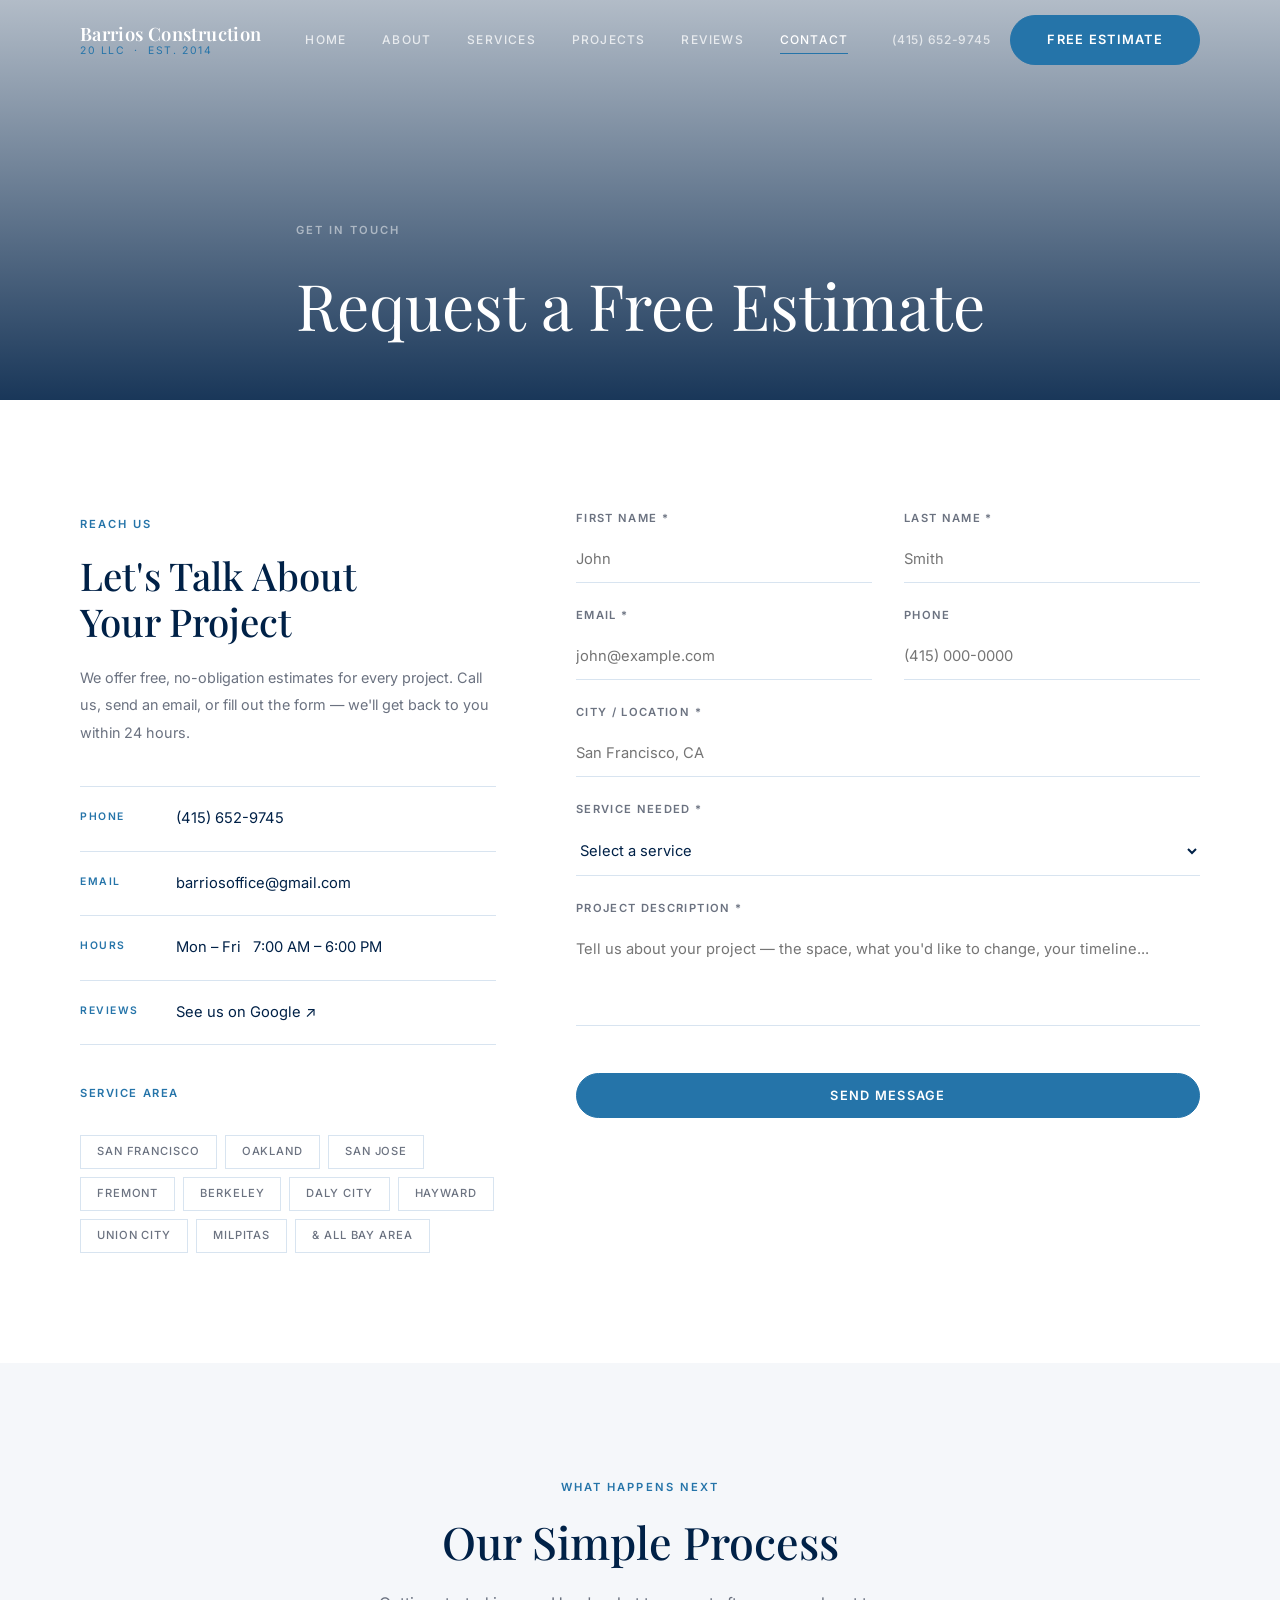
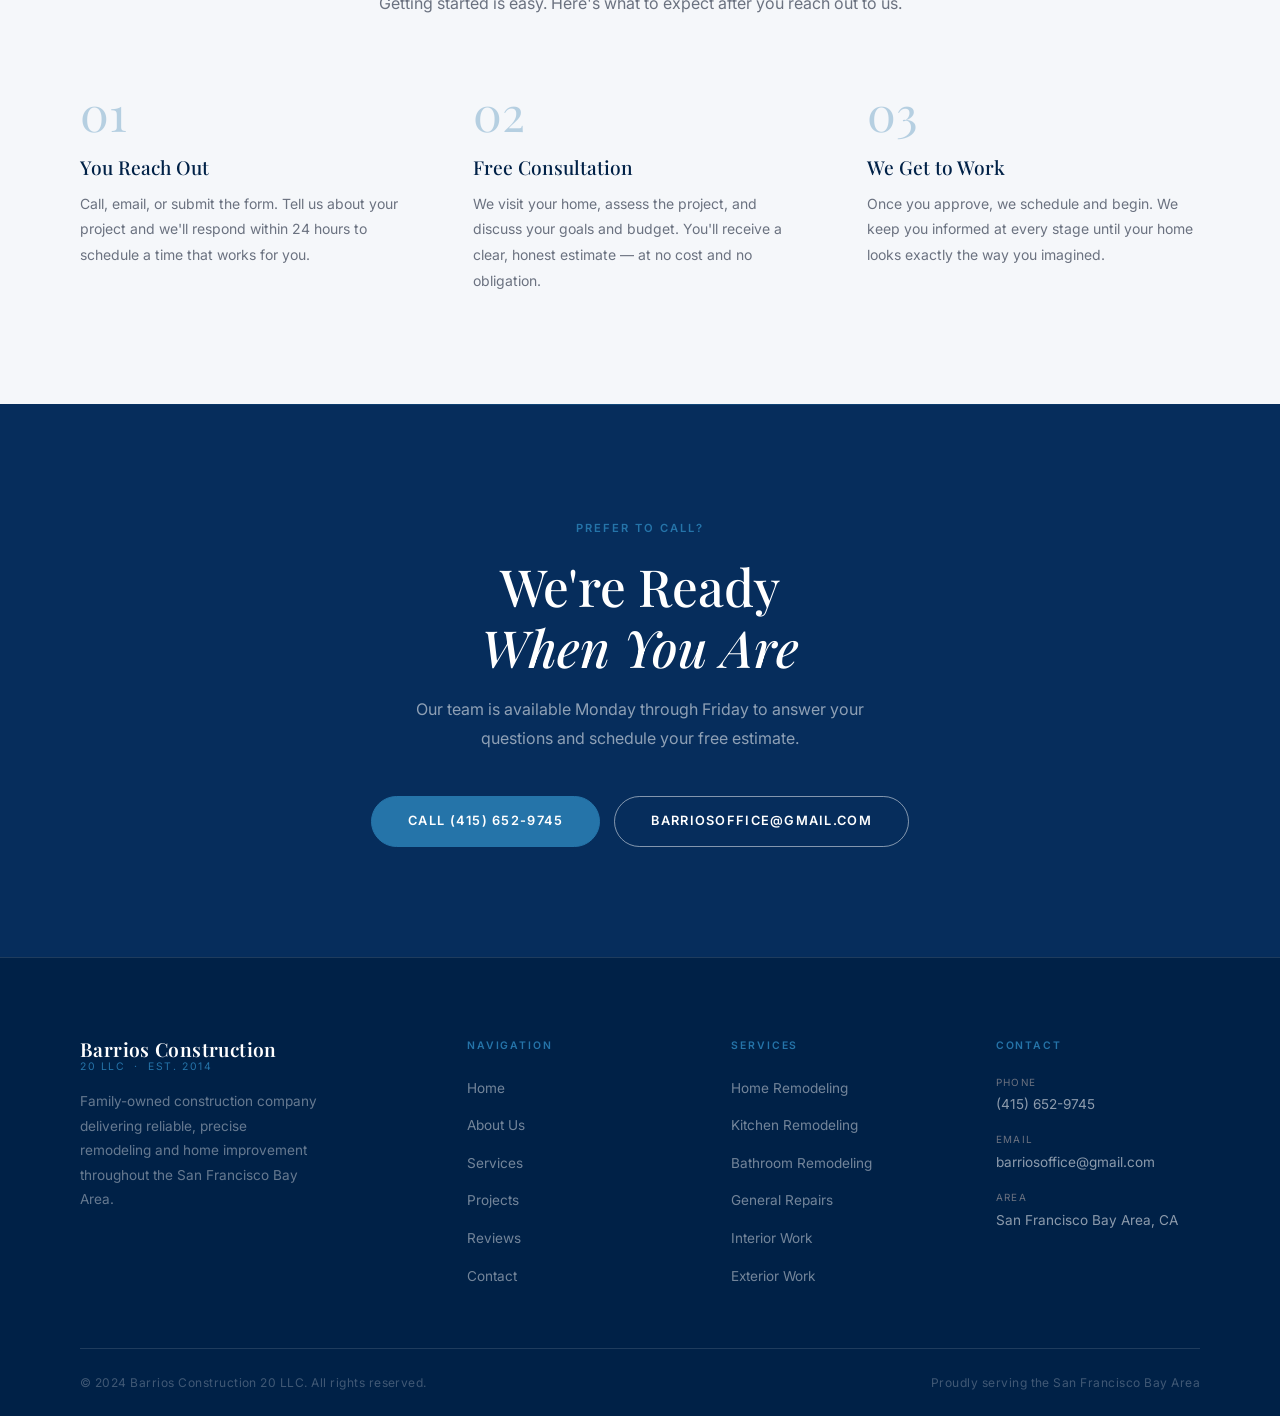
<file: contact.html>
<!DOCTYPE html>
<html lang="en">
<head>
  <meta charset="UTF-8" />
  <meta name="viewport" content="width=device-width, initial-scale=1.0" />
  <title>Contact | Barrios Construction 20 LLC — Free Estimate San Francisco Bay Area</title>
  <meta name="description" content="Contact Barrios Construction 20 LLC for a free estimate. Call (415) 652-9745 or email barriosoffice@gmail.com. Serving the entire San Francisco Bay Area." />
  <link rel="stylesheet" href="css/styles.css" />
</head>
<body>

  <header class="site-header">
    <div class="container">
      <div class="header-inner">
        <a href="index.html" class="logo">
          <span class="logo-name">Barrios Construction</span>
          <span class="logo-sub">20 LLC &nbsp;·&nbsp; Est. 2014</span>
        </a>
        <nav class="main-nav" aria-label="Main">
          <a href="index.html">Home</a>
          <a href="about.html">About</a>
          <a href="services.html">Services</a>
          <a href="projects.html">Projects</a>
          <a href="reviews.html">Reviews</a>
          <a href="contact.html" class="active">Contact</a>
        </nav>
        <div class="header-cta">
          <a href="tel:4156529745" class="header-phone">(415) 652-9745</a>
          <a href="contact.html" class="btn btn-gold">Free Estimate</a>
        </div>
        <button class="nav-toggle" aria-label="Menu" aria-expanded="false">
          <span></span><span></span><span></span>
        </button>
      </div>
    </div>
  </header>

  <main>

    <section class="page-hero">
      <div class="page-hero-bg" style="background-image: url('https://images.unsplash.com/photo-1600566753086-00f18fb6b3ea?w=1600&q=85');"></div>
      <div class="page-hero-overlay"></div>
      <div class="container page-hero-content">
        <span class="eyebrow eyebrow-light">Get in Touch</span>
        <h1>Request a Free Estimate</h1>
      </div>
    </section>

    <!-- CONTACT SECTION -->
    <section class="section-pad" aria-labelledby="contact-heading">
      <div class="container">
        <div class="contact-grid">

          <!-- INFO SIDE -->
          <div class="contact-info">
            <span class="eyebrow">Reach Us</span>
            <h2 id="contact-heading">Let's Talk About<br>Your Project</h2>
            <p>We offer free, no-obligation estimates for every project. Call us, send an email, or fill out the form — we'll get back to you within 24 hours.</p>

            <div class="contact-detail">
              <div class="contact-detail-label">Phone</div>
              <div class="contact-detail-value">
                <a href="tel:4156529745">(415) 652-9745</a>
              </div>
            </div>
            <div class="contact-detail">
              <div class="contact-detail-label">Email</div>
              <div class="contact-detail-value">
                <a href="mailto:barriosoffice@gmail.com">barriosoffice@gmail.com</a>
              </div>
            </div>
            <div class="contact-detail">
              <div class="contact-detail-label">Hours</div>
              <div class="contact-detail-value">Mon – Fri &nbsp; 7:00 AM – 6:00 PM</div>
            </div>
            <div class="contact-detail">
              <div class="contact-detail-label">Reviews</div>
              <div class="contact-detail-value">
                <a href="https://www.google.com/search?q=barrios+construction+20+llc" target="_blank" rel="noopener noreferrer">See us on Google ↗</a>
              </div>
            </div>

            <div style="margin-top: 40px;">
              <p style="font-size: 0.7rem; font-weight: 600; letter-spacing: 0.14em; text-transform: uppercase; color: var(--gold); margin-bottom: 14px;">Service Area</p>
              <div class="area-tags">
                <span class="area-tag">San Francisco</span>
                <span class="area-tag">Oakland</span>
                <span class="area-tag">San Jose</span>
                <span class="area-tag">Fremont</span>
                <span class="area-tag">Berkeley</span>
                <span class="area-tag">Daly City</span>
                <span class="area-tag">Hayward</span>
                <span class="area-tag">Union City</span>
                <span class="area-tag">Milpitas</span>
                <span class="area-tag">&amp; All Bay Area</span>
              </div>
            </div>
          </div>

          <!-- FORM SIDE -->
          <div class="contact-form-wrap">
            <form class="contact-form" novalidate aria-label="Estimate request form">

              <div class="form-row">
                <div class="form-group">
                  <label for="first-name">First Name *</label>
                  <input type="text" id="first-name" name="first_name" placeholder="John" required autocomplete="given-name" />
                  <div class="error-msg" role="alert">Required.</div>
                </div>
                <div class="form-group">
                  <label for="last-name">Last Name *</label>
                  <input type="text" id="last-name" name="last_name" placeholder="Smith" required autocomplete="family-name" />
                  <div class="error-msg" role="alert">Required.</div>
                </div>
              </div>

              <div class="form-row">
                <div class="form-group">
                  <label for="email">Email *</label>
                  <input type="email" id="email" name="email" placeholder="john@example.com" required autocomplete="email" />
                  <div class="error-msg" role="alert">Valid email required.</div>
                </div>
                <div class="form-group">
                  <label for="phone">Phone</label>
                  <input type="tel" id="phone" name="phone" placeholder="(415) 000-0000" autocomplete="tel" />
                  <div class="error-msg" role="alert">Valid phone number required.</div>
                </div>
              </div>

              <div class="form-group">
                <label for="city">City / Location *</label>
                <input type="text" id="city" name="city" placeholder="San Francisco, CA" required />
                <div class="error-msg" role="alert">Required.</div>
              </div>

              <div class="form-group">
                <label for="service">Service Needed *</label>
                <select id="service" name="service" required>
                  <option value="" disabled selected>Select a service</option>
                  <option value="home-remodeling">Home Remodeling</option>
                  <option value="kitchen-remodeling">Kitchen Remodeling</option>
                  <option value="bathroom-remodeling">Bathroom Remodeling</option>
                  <option value="home-repairs">General Home Repairs</option>
                  <option value="interior">Interior Improvements</option>
                  <option value="exterior">Exterior Improvements</option>
                  <option value="maintenance">Home Maintenance</option>
                  <option value="other">Other / Not Sure</option>
                </select>
                <div class="error-msg" role="alert">Please select a service.</div>
              </div>

              <div class="form-group">
                <label for="message">Project Description *</label>
                <textarea id="message" name="message" placeholder="Tell us about your project — the space, what you'd like to change, your timeline..." required></textarea>
                <div class="error-msg" role="alert">Please describe your project.</div>
              </div>

              <button type="submit" class="btn btn-gold form-submit">Send Message</button>

              <div class="form-success" role="status" aria-live="polite">
                Thank you — we received your message and will be in touch within 24 hours.
              </div>

            </form>
          </div>

        </div>
      </div>
    </section>

    <!-- PROCESS -->
    <section class="section-pad" style="background: var(--off-white);" aria-labelledby="process-heading">
      <div class="container">
        <div class="text-center">
          <span class="eyebrow">What Happens Next</span>
          <h2 class="section-title" id="process-heading">Our Simple Process</h2>
          <p class="section-sub">Getting started is easy. Here's what to expect after you reach out to us.</p>
        </div>
        <div class="process-grid">
          <div class="process-step">
            <div class="process-num">01</div>
            <h3>You Reach Out</h3>
            <p>Call, email, or submit the form. Tell us about your project and we'll respond within 24 hours to schedule a time that works for you.</p>
          </div>
          <div class="process-step">
            <div class="process-num">02</div>
            <h3>Free Consultation</h3>
            <p>We visit your home, assess the project, and discuss your goals and budget. You'll receive a clear, honest estimate — at no cost and no obligation.</p>
          </div>
          <div class="process-step">
            <div class="process-num">03</div>
            <h3>We Get to Work</h3>
            <p>Once you approve, we schedule and begin. We keep you informed at every stage until your home looks exactly the way you imagined.</p>
          </div>
        </div>
      </div>
    </section>

    <!-- CTA -->
    <section class="cta-section" aria-labelledby="cta-contact-heading">
      <div class="container">
        <span class="eyebrow">Prefer to Call?</span>
        <h2 id="cta-contact-heading">We're Ready<br><em>When You Are</em></h2>
        <p>Our team is available Monday through Friday to answer your questions and schedule your free estimate.</p>
        <div class="cta-btns">
          <a href="tel:4156529745" class="btn btn-gold">Call (415) 652-9745</a>
          <a href="mailto:barriosoffice@gmail.com" class="btn btn-outline-white">barriosoffice@gmail.com</a>
        </div>
      </div>
    </section>

  </main>

  <footer class="site-footer">
    <div class="container">
      <div class="footer-top">
        <div class="footer-brand">
          <a href="index.html" class="logo">
            <span class="logo-name">Barrios Construction</span>
            <span class="logo-sub">20 LLC &nbsp;·&nbsp; Est. 2014</span>
          </a>
          <p class="footer-tagline">Family-owned construction company delivering reliable, precise remodeling and home improvement throughout the San Francisco Bay Area.</p>
        </div>
        <div class="footer-col">
          <h4>Navigation</h4>
          <ul>
            <li><a href="index.html">Home</a></li>
            <li><a href="about.html">About Us</a></li>
            <li><a href="services.html">Services</a></li>
            <li><a href="projects.html">Projects</a></li>
            <li><a href="reviews.html">Reviews</a></li>
            <li><a href="contact.html">Contact</a></li>
          </ul>
        </div>
        <div class="footer-col">
          <h4>Services</h4>
          <ul>
            <li><a href="services.html">Home Remodeling</a></li>
            <li><a href="services.html">Kitchen Remodeling</a></li>
            <li><a href="services.html">Bathroom Remodeling</a></li>
            <li><a href="services.html">General Repairs</a></li>
            <li><a href="services.html">Interior Work</a></li>
            <li><a href="services.html">Exterior Work</a></li>
          </ul>
        </div>
        <div class="footer-col">
          <h4>Contact</h4>
          <div class="footer-contact-item">
            <span class="footer-contact-label">Phone</span>
            <a href="tel:4156529745" class="footer-contact-value">(415) 652-9745</a>
          </div>
          <div class="footer-contact-item">
            <span class="footer-contact-label">Email</span>
            <a href="mailto:barriosoffice@gmail.com" class="footer-contact-value">barriosoffice@gmail.com</a>
          </div>
          <div class="footer-contact-item">
            <span class="footer-contact-label">Area</span>
            <span class="footer-contact-value">San Francisco Bay Area, CA</span>
          </div>
        </div>
      </div>
      <div class="footer-bottom">
        <p>&copy; 2024 Barrios Construction 20 LLC. All rights reserved.</p>
        <p>Proudly serving the San Francisco Bay Area</p>
      </div>
    </div>
  </footer>

  <script src="js/main.js"></script>
</body>
</html>
</file>
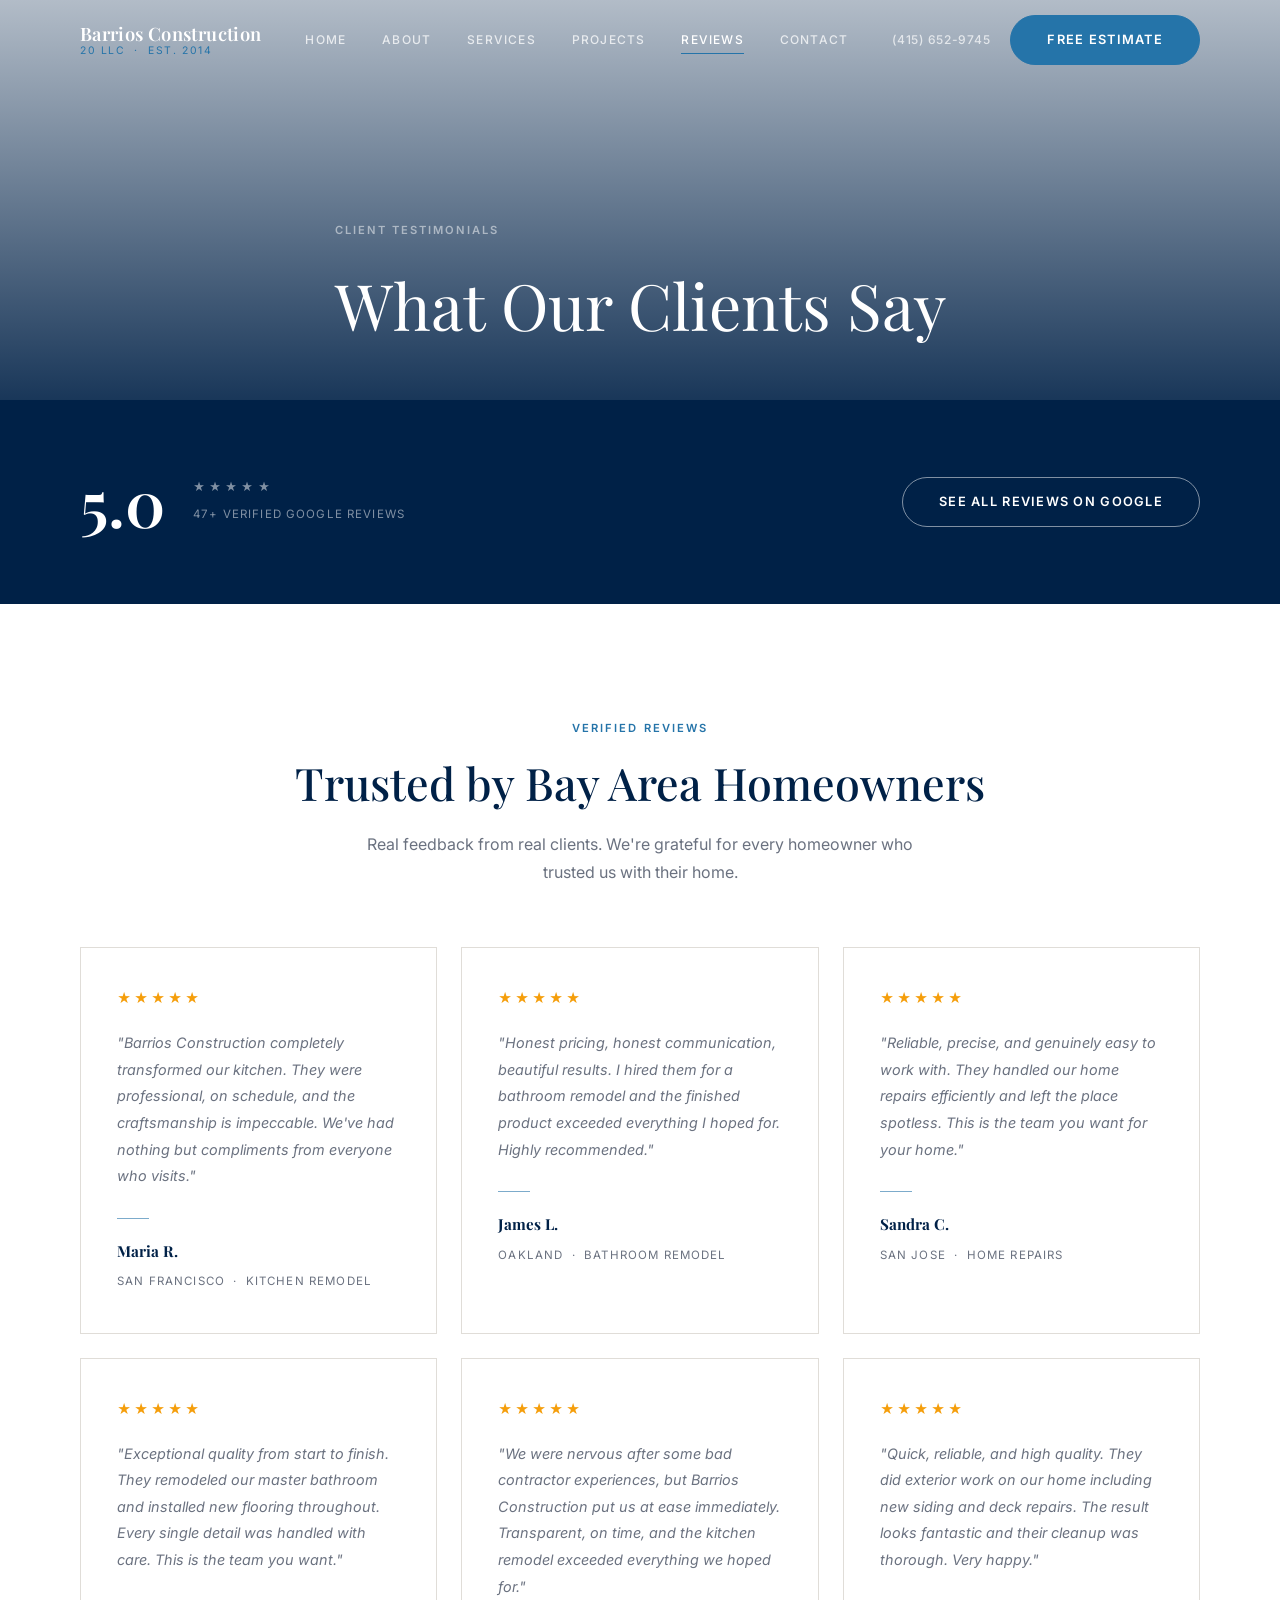
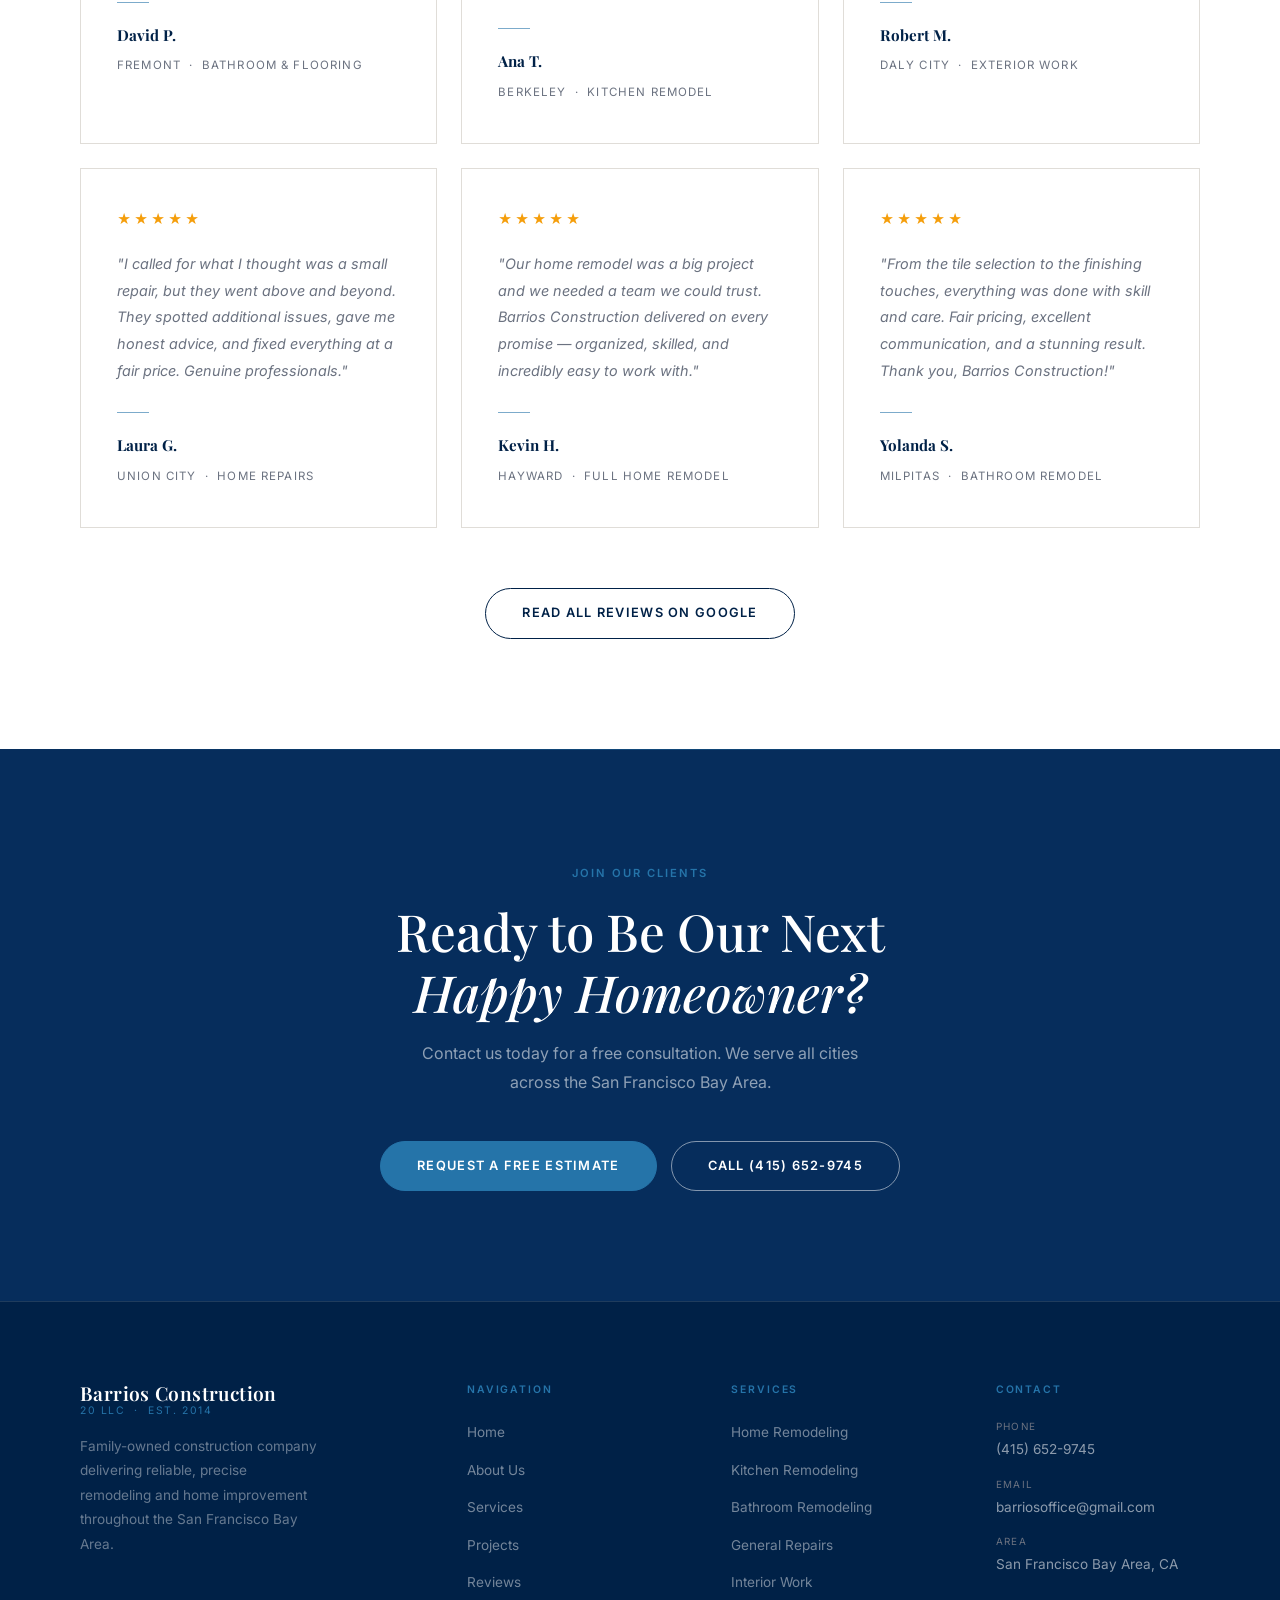
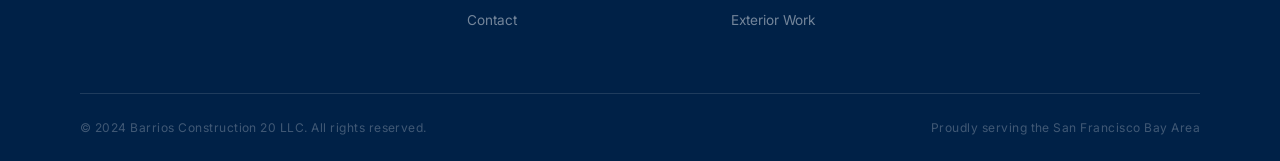
<file: reviews.html>
<!DOCTYPE html>
<html lang="en">
<head>
  <meta charset="UTF-8" />
  <meta name="viewport" content="width=device-width, initial-scale=1.0" />
  <title>Reviews | Barrios Construction 20 LLC — 5-Star Bay Area Contractor</title>
  <meta name="description" content="Read customer reviews for Barrios Construction 20 LLC. Homeowners across the San Francisco Bay Area give us 5 stars for quality, reliability, and professionalism." />
  <link rel="stylesheet" href="css/styles.css" />
</head>
<body>

  <header class="site-header">
    <div class="container">
      <div class="header-inner">
        <a href="index.html" class="logo">
          <span class="logo-name">Barrios Construction</span>
          <span class="logo-sub">20 LLC &nbsp;·&nbsp; Est. 2014</span>
        </a>
        <nav class="main-nav" aria-label="Main">
          <a href="index.html">Home</a>
          <a href="about.html">About</a>
          <a href="services.html">Services</a>
          <a href="projects.html">Projects</a>
          <a href="reviews.html" class="active">Reviews</a>
          <a href="contact.html">Contact</a>
        </nav>
        <div class="header-cta">
          <a href="tel:4156529745" class="header-phone">(415) 652-9745</a>
          <a href="contact.html" class="btn btn-gold">Free Estimate</a>
        </div>
        <button class="nav-toggle" aria-label="Menu" aria-expanded="false">
          <span></span><span></span><span></span>
        </button>
      </div>
    </div>
  </header>

  <main>

    <section class="page-hero">
      <div class="page-hero-bg" style="background-image: url('https://images.unsplash.com/photo-1556909114-f6e7ad7d3136?w=1600&q=85');"></div>
      <div class="page-hero-overlay"></div>
      <div class="container page-hero-content">
        <span class="eyebrow eyebrow-light">Client Testimonials</span>
        <h1>What Our Clients Say</h1>
      </div>
    </section>

    <!-- RATING INTRO -->
    <section class="section-pad-sm" style="background: var(--dark);">
      <div class="container">
        <div style="display: flex; align-items: center; justify-content: space-between; flex-wrap: wrap; gap: 32px;">
          <div style="display: flex; align-items: center; gap: 28px;">
            <div class="big-rating">5.0</div>
            <div class="rating-info">
              <div class="stars">
                <span class="star">★</span><span class="star">★</span><span class="star">★</span><span class="star">★</span><span class="star">★</span>
              </div>
              <span>47+ verified Google reviews</span>
            </div>
          </div>
          <a href="https://www.google.com/search?q=barrios+construction+20+llc" target="_blank" rel="noopener noreferrer" class="btn btn-outline-white">
            See All Reviews on Google
          </a>
        </div>
      </div>
    </section>

    <!-- REVIEWS GRID -->
    <section class="section-pad" aria-labelledby="reviews-heading">
      <div class="container">
        <div class="text-center" style="margin-bottom: 60px;">
          <span class="eyebrow">Verified Reviews</span>
          <h2 class="section-title" id="reviews-heading">Trusted by Bay Area Homeowners</h2>
          <p class="section-sub">Real feedback from real clients. We're grateful for every homeowner who trusted us with their home.</p>
        </div>

        <div class="testimonials-grid" style="background: transparent;">

          <article class="testimonial-card" style="border-color: #E0DDD8; background: var(--white);">
            <div class="stars"><span class="star">★</span><span class="star">★</span><span class="star">★</span><span class="star">★</span><span class="star">★</span></div>
            <p class="testimonial-text" style="color: var(--gray);">"Barrios Construction completely transformed our kitchen. They were professional, on schedule, and the craftsmanship is impeccable. We've had nothing but compliments from everyone who visits."</p>
            <div class="testimonial-divider" style="background: var(--gold);"></div>
            <div class="testimonial-author">
              <strong style="color: var(--dark);">Maria R.</strong>
              <span>San Francisco &nbsp;·&nbsp; Kitchen Remodel</span>
            </div>
          </article>

          <article class="testimonial-card" style="border-color: #E0DDD8; background: var(--white);">
            <div class="stars"><span class="star">★</span><span class="star">★</span><span class="star">★</span><span class="star">★</span><span class="star">★</span></div>
            <p class="testimonial-text" style="color: var(--gray);">"Honest pricing, honest communication, beautiful results. I hired them for a bathroom remodel and the finished product exceeded everything I hoped for. Highly recommended."</p>
            <div class="testimonial-divider" style="background: var(--gold);"></div>
            <div class="testimonial-author">
              <strong style="color: var(--dark);">James L.</strong>
              <span>Oakland &nbsp;·&nbsp; Bathroom Remodel</span>
            </div>
          </article>

          <article class="testimonial-card" style="border-color: #E0DDD8; background: var(--white);">
            <div class="stars"><span class="star">★</span><span class="star">★</span><span class="star">★</span><span class="star">★</span><span class="star">★</span></div>
            <p class="testimonial-text" style="color: var(--gray);">"Reliable, precise, and genuinely easy to work with. They handled our home repairs efficiently and left the place spotless. This is the team you want for your home."</p>
            <div class="testimonial-divider" style="background: var(--gold);"></div>
            <div class="testimonial-author">
              <strong style="color: var(--dark);">Sandra C.</strong>
              <span>San Jose &nbsp;·&nbsp; Home Repairs</span>
            </div>
          </article>

          <article class="testimonial-card" style="border-color: #E0DDD8; background: var(--white);">
            <div class="stars"><span class="star">★</span><span class="star">★</span><span class="star">★</span><span class="star">★</span><span class="star">★</span></div>
            <p class="testimonial-text" style="color: var(--gray);">"Exceptional quality from start to finish. They remodeled our master bathroom and installed new flooring throughout. Every single detail was handled with care. This is the team you want."</p>
            <div class="testimonial-divider" style="background: var(--gold);"></div>
            <div class="testimonial-author">
              <strong style="color: var(--dark);">David P.</strong>
              <span>Fremont &nbsp;·&nbsp; Bathroom &amp; Flooring</span>
            </div>
          </article>

          <article class="testimonial-card" style="border-color: #E0DDD8; background: var(--white);">
            <div class="stars"><span class="star">★</span><span class="star">★</span><span class="star">★</span><span class="star">★</span><span class="star">★</span></div>
            <p class="testimonial-text" style="color: var(--gray);">"We were nervous after some bad contractor experiences, but Barrios Construction put us at ease immediately. Transparent, on time, and the kitchen remodel exceeded everything we hoped for."</p>
            <div class="testimonial-divider" style="background: var(--gold);"></div>
            <div class="testimonial-author">
              <strong style="color: var(--dark);">Ana T.</strong>
              <span>Berkeley &nbsp;·&nbsp; Kitchen Remodel</span>
            </div>
          </article>

          <article class="testimonial-card" style="border-color: #E0DDD8; background: var(--white);">
            <div class="stars"><span class="star">★</span><span class="star">★</span><span class="star">★</span><span class="star">★</span><span class="star">★</span></div>
            <p class="testimonial-text" style="color: var(--gray);">"Quick, reliable, and high quality. They did exterior work on our home including new siding and deck repairs. The result looks fantastic and their cleanup was thorough. Very happy."</p>
            <div class="testimonial-divider" style="background: var(--gold);"></div>
            <div class="testimonial-author">
              <strong style="color: var(--dark);">Robert M.</strong>
              <span>Daly City &nbsp;·&nbsp; Exterior Work</span>
            </div>
          </article>

          <article class="testimonial-card" style="border-color: #E0DDD8; background: var(--white);">
            <div class="stars"><span class="star">★</span><span class="star">★</span><span class="star">★</span><span class="star">★</span><span class="star">★</span></div>
            <p class="testimonial-text" style="color: var(--gray);">"I called for what I thought was a small repair, but they went above and beyond. They spotted additional issues, gave me honest advice, and fixed everything at a fair price. Genuine professionals."</p>
            <div class="testimonial-divider" style="background: var(--gold);"></div>
            <div class="testimonial-author">
              <strong style="color: var(--dark);">Laura G.</strong>
              <span>Union City &nbsp;·&nbsp; Home Repairs</span>
            </div>
          </article>

          <article class="testimonial-card" style="border-color: #E0DDD8; background: var(--white);">
            <div class="stars"><span class="star">★</span><span class="star">★</span><span class="star">★</span><span class="star">★</span><span class="star">★</span></div>
            <p class="testimonial-text" style="color: var(--gray);">"Our home remodel was a big project and we needed a team we could trust. Barrios Construction delivered on every promise — organized, skilled, and incredibly easy to work with."</p>
            <div class="testimonial-divider" style="background: var(--gold);"></div>
            <div class="testimonial-author">
              <strong style="color: var(--dark);">Kevin H.</strong>
              <span>Hayward &nbsp;·&nbsp; Full Home Remodel</span>
            </div>
          </article>

          <article class="testimonial-card" style="border-color: #E0DDD8; background: var(--white);">
            <div class="stars"><span class="star">★</span><span class="star">★</span><span class="star">★</span><span class="star">★</span><span class="star">★</span></div>
            <p class="testimonial-text" style="color: var(--gray);">"From the tile selection to the finishing touches, everything was done with skill and care. Fair pricing, excellent communication, and a stunning result. Thank you, Barrios Construction!"</p>
            <div class="testimonial-divider" style="background: var(--gold);"></div>
            <div class="testimonial-author">
              <strong style="color: var(--dark);">Yolanda S.</strong>
              <span>Milpitas &nbsp;·&nbsp; Bathroom Remodel</span>
            </div>
          </article>

        </div>

        <div class="text-center" style="margin-top: 60px;">
          <a href="https://www.google.com/search?q=barrios+construction+20+llc" target="_blank" rel="noopener noreferrer" class="btn btn-outline-dark">Read All Reviews on Google</a>
        </div>
      </div>
    </section>

    <!-- CTA -->
    <section class="cta-section" aria-labelledby="cta-reviews-heading">
      <div class="container">
        <span class="eyebrow">Join Our Clients</span>
        <h2 id="cta-reviews-heading">Ready to Be Our Next<br><em>Happy Homeowner?</em></h2>
        <p>Contact us today for a free consultation. We serve all cities across the San Francisco Bay Area.</p>
        <div class="cta-btns">
          <a href="contact.html" class="btn btn-gold">Request a Free Estimate</a>
          <a href="tel:4156529745" class="btn btn-outline-white">Call (415) 652-9745</a>
        </div>
      </div>
    </section>

  </main>

  <footer class="site-footer">
    <div class="container">
      <div class="footer-top">
        <div class="footer-brand">
          <a href="index.html" class="logo">
            <span class="logo-name">Barrios Construction</span>
            <span class="logo-sub">20 LLC &nbsp;·&nbsp; Est. 2014</span>
          </a>
          <p class="footer-tagline">Family-owned construction company delivering reliable, precise remodeling and home improvement throughout the San Francisco Bay Area.</p>
        </div>
        <div class="footer-col">
          <h4>Navigation</h4>
          <ul>
            <li><a href="index.html">Home</a></li>
            <li><a href="about.html">About Us</a></li>
            <li><a href="services.html">Services</a></li>
            <li><a href="projects.html">Projects</a></li>
            <li><a href="reviews.html">Reviews</a></li>
            <li><a href="contact.html">Contact</a></li>
          </ul>
        </div>
        <div class="footer-col">
          <h4>Services</h4>
          <ul>
            <li><a href="services.html">Home Remodeling</a></li>
            <li><a href="services.html">Kitchen Remodeling</a></li>
            <li><a href="services.html">Bathroom Remodeling</a></li>
            <li><a href="services.html">General Repairs</a></li>
            <li><a href="services.html">Interior Work</a></li>
            <li><a href="services.html">Exterior Work</a></li>
          </ul>
        </div>
        <div class="footer-col">
          <h4>Contact</h4>
          <div class="footer-contact-item">
            <span class="footer-contact-label">Phone</span>
            <a href="tel:4156529745" class="footer-contact-value">(415) 652-9745</a>
          </div>
          <div class="footer-contact-item">
            <span class="footer-contact-label">Email</span>
            <a href="mailto:barriosoffice@gmail.com" class="footer-contact-value">barriosoffice@gmail.com</a>
          </div>
          <div class="footer-contact-item">
            <span class="footer-contact-label">Area</span>
            <span class="footer-contact-value">San Francisco Bay Area, CA</span>
          </div>
        </div>
      </div>
      <div class="footer-bottom">
        <p>&copy; 2024 Barrios Construction 20 LLC. All rights reserved.</p>
        <p>Proudly serving the San Francisco Bay Area</p>
      </div>
    </div>
  </footer>

  <script src="js/main.js"></script>
</body>
</html>
</file>
<file: css/styles.css>
/* ============================================================
   Barrios Construction 20 LLC — Luxury Redesign
   ============================================================ */

@import url('https://fonts.googleapis.com/css2?family=Playfair+Display:ital,wght@0,400;0,500;0,600;0,700;1,400;1,500&family=Inter:wght@300;400;500;600&display=swap');

/* ---------- Variables ---------- */
:root {
  --dark:        #002147;
  --dark-2:      #062D5C;
  --dark-3:      #0E3870;
  --gold:        #2574A9;
  --gold-light:  #3A8DC4;
  --white:       #FFFFFF;
  --off-white:   #F5F7FA;
  --gray:        #6B7280;
  --gray-light:  #9AAFC8;
  --border:      rgba(255,255,255,0.12);
  --border-dark: #D8E4F0;
  --max-width:   1200px;
  --header-h:    80px;
  --transition:  0.3s ease;
  --serif:       'Playfair Display', Georgia, serif;
  --sans:        'Inter', -apple-system, sans-serif;
}

/* ---------- Reset ---------- */
*, *::before, *::after { box-sizing: border-box; margin: 0; padding: 0; }
html { scroll-behavior: smooth; font-size: 16px; }
body {
  font-family: var(--sans);
  background: var(--white);
  color: var(--dark);
  line-height: 1.6;
  -webkit-font-smoothing: antialiased;
}
img { max-width: 100%; height: auto; display: block; }
a { color: inherit; text-decoration: none; }
ul { list-style: none; }
button { cursor: pointer; border: none; background: none; font-family: inherit; }

/* ---------- Utilities ---------- */
.container {
  max-width: var(--max-width);
  margin: 0 auto;
  padding: 0 40px;
}

.section-pad    { padding: 110px 0; }
.section-pad-sm { padding: 70px 0; }

.eyebrow {
  display: inline-block;
  font-family: var(--sans);
  font-size: 0.7rem;
  font-weight: 600;
  letter-spacing: 0.18em;
  text-transform: uppercase;
  color: var(--gold);
  margin-bottom: 18px;
}

.eyebrow-light { color: rgba(255,255,255,0.5); }

h1, h2, h3 { font-family: var(--serif); font-weight: 500; line-height: 1.2; }

.section-title {
  font-size: clamp(2rem, 3.5vw, 3rem);
  color: var(--dark);
  margin-bottom: 20px;
}

.section-title-light { color: var(--white); }

.section-sub {
  font-size: 1rem;
  color: var(--gray);
  max-width: 560px;
  line-height: 1.8;
}

.text-center { text-align: center; }
.text-center .section-sub { margin: 0 auto; }

/* ---------- Buttons ---------- */
.btn {
  display: inline-flex;
  align-items: center;
  gap: 10px;
  padding: 14px 36px;
  border-radius: 100px;
  font-family: var(--sans);
  font-size: 0.8rem;
  font-weight: 600;
  letter-spacing: 0.1em;
  text-transform: uppercase;
  transition: all var(--transition);
  white-space: nowrap;
}

.btn-gold {
  background: var(--gold);
  color: var(--white);
  border: 1px solid var(--gold);
}
.btn-gold:hover {
  background: var(--gold-light);
  border-color: var(--gold-light);
}

.btn-outline-white {
  background: transparent;
  color: var(--white);
  border: 1px solid rgba(255,255,255,0.5);
}
.btn-outline-white:hover {
  background: var(--white);
  color: var(--dark);
  border-color: var(--white);
}

/* Ensure site header scrolled state uses deep navy */
/* (already handled by --dark variable) */

.btn-outline-dark {
  background: transparent;
  color: var(--dark);
  border: 1px solid var(--dark);
}
.btn-outline-dark:hover {
  background: var(--dark);
  color: var(--white);
}

.btn-outline-gold {
  background: transparent;
  color: var(--gold);
  border: 1px solid var(--gold);
}
.btn-outline-gold:hover {
  background: var(--gold);
  color: var(--white);
}

/* ---------- Header ---------- */
.site-header {
  position: fixed;
  top: 0;
  left: 0;
  right: 0;
  z-index: 1000;
  height: var(--header-h);
  transition: background var(--transition), box-shadow var(--transition);
}

.site-header.scrolled {
  background: var(--dark);
  box-shadow: 0 2px 40px rgba(0,0,0,0.3);
}

.header-inner {
  display: flex;
  align-items: center;
  justify-content: space-between;
  height: var(--header-h);
}

/* Logo */
.logo {
  display: flex;
  flex-direction: column;
  line-height: 1.2;
}
.logo-name {
  font-family: var(--serif);
  font-size: 1.15rem;
  font-weight: 600;
  color: var(--white);
  letter-spacing: 0.02em;
}
.logo-sub {
  font-size: 0.65rem;
  font-weight: 400;
  letter-spacing: 0.15em;
  text-transform: uppercase;
  color: var(--gold);
}

/* Nav */
.main-nav {
  display: flex;
  align-items: center;
  gap: 36px;
}
.main-nav a {
  font-size: 0.75rem;
  font-weight: 500;
  letter-spacing: 0.1em;
  text-transform: uppercase;
  color: rgba(255,255,255,0.75);
  transition: color var(--transition);
  position: relative;
}
.main-nav a::after {
  content: '';
  position: absolute;
  bottom: -4px;
  left: 0;
  width: 0;
  height: 1px;
  background: var(--gold);
  transition: width var(--transition);
}
.main-nav a:hover,
.main-nav a.active {
  color: var(--white);
}
.main-nav a:hover::after,
.main-nav a.active::after {
  width: 100%;
}

.header-cta {
  display: flex;
  align-items: center;
  gap: 20px;
}

.header-phone {
  font-size: 0.75rem;
  font-weight: 500;
  letter-spacing: 0.06em;
  color: rgba(255,255,255,0.7);
  transition: color var(--transition);
}
.header-phone:hover { color: var(--gold); }

.nav-toggle {
  display: none;
  flex-direction: column;
  gap: 5px;
  padding: 6px;
}
.nav-toggle span {
  display: block;
  width: 24px;
  height: 1.5px;
  background: var(--white);
  border-radius: 2px;
  transition: all var(--transition);
}
.nav-toggle.open span:nth-child(1) { transform: rotate(45deg) translate(4.5px, 4.5px); }
.nav-toggle.open span:nth-child(2) { opacity: 0; }
.nav-toggle.open span:nth-child(3) { transform: rotate(-45deg) translate(4.5px, -4.5px); }

/* ---------- Hero ---------- */
.hero {
  position: relative;
  height: 100vh;
  min-height: 680px;
  display: flex;
  align-items: center;
  justify-content: center;
  text-align: center;
  overflow: hidden;
}

.hero-bg {
  position: absolute;
  inset: 0;
  background-image: url('https://images.unsplash.com/photo-1556909212-d5a11d5702a1?w=1800&q=90');
  background-size: cover;
  background-position: center;
}

.hero-overlay {
  position: absolute;
  inset: 0;
  background: linear-gradient(to bottom,
    rgba(0,33,71,0.55) 0%,
    rgba(0,33,71,0.45) 60%,
    rgba(0,33,71,0.75) 100%
  );
}

.hero-content {
  position: relative;
  z-index: 2;
  max-width: 820px;
  padding: 0 20px;
}

.hero-eyebrow {
  font-size: 0.7rem;
  font-weight: 500;
  letter-spacing: 0.22em;
  text-transform: uppercase;
  color: var(--gold);
  margin-bottom: 28px;
  display: flex;
  align-items: center;
  justify-content: center;
  gap: 14px;
}
.hero-eyebrow::before,
.hero-eyebrow::after {
  content: '';
  display: inline-block;
  width: 40px;
  height: 1px;
  background: var(--gold);
  opacity: 0.7;
}

.hero h1 {
  font-size: clamp(2.8rem, 6vw, 5rem);
  font-weight: 400;
  color: var(--white);
  line-height: 1.1;
  margin-bottom: 24px;
  letter-spacing: -0.01em;
}

.hero h1 em {
  font-style: italic;
  color: rgba(255,255,255,0.85);
}

.hero-sub {
  font-size: 1rem;
  color: rgba(255,255,255,0.7);
  max-width: 480px;
  margin: 0 auto 44px;
  line-height: 1.75;
  font-weight: 300;
}

.hero-btns {
  display: flex;
  justify-content: center;
  flex-wrap: wrap;
  gap: 14px;
}

.hero-scroll {
  position: absolute;
  bottom: 40px;
  left: 50%;
  transform: translateX(-50%);
  z-index: 2;
  display: flex;
  flex-direction: column;
  align-items: center;
  gap: 8px;
  color: rgba(255,255,255,0.4);
  font-size: 0.65rem;
  letter-spacing: 0.15em;
  text-transform: uppercase;
}

.scroll-line {
  width: 1px;
  height: 48px;
  background: linear-gradient(to bottom, rgba(255,255,255,0.4), transparent);
  animation: scrollPulse 2s ease-in-out infinite;
}

@keyframes scrollPulse {
  0%, 100% { opacity: 0.4; }
  50% { opacity: 1; }
}

/* ---------- Intro Strip ---------- */
.intro-strip {
  background: var(--dark);
  padding: 50px 0;
}

.intro-strip-inner {
  display: grid;
  grid-template-columns: repeat(4, 1fr);
  gap: 0;
  text-align: center;
}

.intro-stat {
  padding: 20px 30px;
  border-right: 1px solid var(--border);
}
.intro-stat:last-child { border-right: none; }

.intro-stat strong {
  display: block;
  font-family: var(--serif);
  font-size: 2.5rem;
  font-weight: 500;
  color: var(--white);
  line-height: 1;
  margin-bottom: 8px;
}

.intro-stat span {
  font-size: 0.7rem;
  font-weight: 500;
  letter-spacing: 0.12em;
  text-transform: uppercase;
  color: var(--gray);
}

/* ---------- About / Story ---------- */
.split-section {
  display: grid;
  grid-template-columns: 1fr 1fr;
  min-height: 600px;
}

.split-img {
  position: relative;
  overflow: hidden;
}

.split-img img {
  width: 100%;
  height: 100%;
  object-fit: cover;
  transition: transform 0.7s ease;
}

.split-img:hover img { transform: scale(1.03); }

.split-content {
  padding: 90px 80px;
  display: flex;
  flex-direction: column;
  justify-content: center;
}

.split-content.dark {
  background: var(--dark);
}

.split-content.light {
  background: var(--off-white);
}

.split-content p {
  font-size: 0.95rem;
  color: var(--gray);
  line-height: 1.9;
  margin-bottom: 16px;
}

.split-content.dark p { color: rgba(255,255,255,0.6); }
.split-content.dark .section-title { color: var(--white); }

.values-list {
  margin: 28px 0 36px;
  display: flex;
  flex-direction: column;
  gap: 16px;
}

.value-item {
  display: flex;
  align-items: flex-start;
  gap: 14px;
  padding-bottom: 16px;
  border-bottom: 1px solid var(--border-dark);
}

.value-item:last-child { border-bottom: none; padding-bottom: 0; }

.value-line {
  width: 24px;
  height: 1px;
  background: var(--gold);
  margin-top: 12px;
  flex-shrink: 0;
}

.value-item h4 {
  font-family: var(--serif);
  font-size: 1rem;
  font-weight: 500;
  color: var(--dark);
  margin-bottom: 4px;
}

.value-item p {
  font-size: 0.85rem;
  color: var(--gray);
  margin-bottom: 0;
  border-bottom: none;
}

.split-content.dark .value-item {
  border-bottom-color: var(--border);
}
.split-content.dark .value-item h4 { color: var(--white); }

/* ---------- Services ---------- */
.services-intro {
  max-width: 640px;
  margin-bottom: 70px;
}

.services-grid {
  display: grid;
  grid-template-columns: repeat(3, 1fr);
  gap: 1px;
  background: var(--border-dark);
  border: 1px solid var(--border-dark);
}

.service-card {
  background: var(--white);
  padding: 48px 40px;
  transition: background var(--transition);
  cursor: default;
}

.service-card:hover {
  background: var(--off-white);
}

.service-num {
  font-family: var(--serif);
  font-size: 0.8rem;
  color: var(--gold);
  letter-spacing: 0.1em;
  margin-bottom: 24px;
  display: block;
}

.service-card h3 {
  font-size: 1.3rem;
  font-weight: 500;
  color: var(--dark);
  margin-bottom: 16px;
}

.service-card p {
  font-size: 0.875rem;
  color: var(--gray);
  line-height: 1.8;
  margin-bottom: 24px;
}

.service-link {
  font-size: 0.72rem;
  font-weight: 600;
  letter-spacing: 0.12em;
  text-transform: uppercase;
  color: var(--gold);
  display: inline-flex;
  align-items: center;
  gap: 8px;
  transition: gap var(--transition);
}
.service-link:hover { gap: 14px; }

/* ---------- Full-bleed Image Banner ---------- */
.img-banner {
  position: relative;
  height: 500px;
  overflow: hidden;
}

.img-banner img {
  width: 100%;
  height: 100%;
  object-fit: cover;
}

.img-banner-overlay {
  position: absolute;
  inset: 0;
  background: rgba(0,33,71,0.65);
  display: flex;
  align-items: center;
  justify-content: center;
  flex-direction: column;
  text-align: center;
  padding: 40px;
}

.img-banner-overlay h2 {
  font-size: clamp(2rem, 4vw, 3.5rem);
  color: var(--white);
  font-weight: 400;
  margin-bottom: 12px;
}

.img-banner-overlay p {
  font-size: 1rem;
  color: rgba(255,255,255,0.7);
  margin-bottom: 36px;
  max-width: 480px;
  line-height: 1.75;
}

/* ---------- Gallery ---------- */
.gallery-filters {
  display: flex;
  align-items: center;
  gap: 8px;
  margin-bottom: 48px;
  flex-wrap: wrap;
}

.filter-btn {
  padding: 9px 24px;
  border-radius: 100px;
  border: 1px solid var(--border-dark);
  font-size: 0.72rem;
  font-weight: 600;
  letter-spacing: 0.1em;
  text-transform: uppercase;
  color: var(--gray);
  transition: all var(--transition);
}
.filter-btn:hover,
.filter-btn.active {
  border-color: var(--dark);
  color: var(--dark);
  background: var(--dark);
  color: var(--white);
}

.gallery-masonry {
  columns: 3;
  column-gap: 16px;
}

.gallery-item {
  break-inside: avoid;
  margin-bottom: 16px;
  overflow: hidden;
  position: relative;
  cursor: pointer;
}

.gallery-item img {
  width: 100%;
  display: block;
  transition: transform 0.5s ease;
}

.gallery-item:hover img { transform: scale(1.04); }

.gallery-item-overlay {
  position: absolute;
  inset: 0;
  background: rgba(0,33,71,0);
  display: flex;
  align-items: center;
  justify-content: center;
  transition: background var(--transition);
}

.gallery-item:hover .gallery-item-overlay {
  background: rgba(0,33,71,0.40);
}

.gallery-item-overlay span {
  color: var(--white);
  font-size: 0.7rem;
  font-weight: 600;
  letter-spacing: 0.15em;
  text-transform: uppercase;
  opacity: 0;
  transform: translateY(8px);
  transition: all var(--transition);
}

.gallery-item:hover .gallery-item-overlay span {
  opacity: 1;
  transform: translateY(0);
}

.gallery-item.hidden { display: none; }

/* ---------- Before / After ---------- */
.ba-grid {
  display: grid;
  grid-template-columns: 1fr 1fr;
  gap: 24px;
}

.ba-pair {}

.ba-images {
  display: grid;
  grid-template-columns: 1fr 1fr;
  gap: 3px;
  margin-bottom: 0;
}

.ba-img-wrap {
  position: relative;
  overflow: hidden;
  aspect-ratio: 1;
}

.ba-img-wrap img {
  width: 100%;
  height: 100%;
  object-fit: cover;
}

.ba-badge {
  position: absolute;
  top: 14px;
  left: 14px;
  font-size: 0.62rem;
  font-weight: 600;
  letter-spacing: 0.14em;
  text-transform: uppercase;
  padding: 5px 12px;
  background: rgba(20,20,20,0.75);
  color: var(--white);
  backdrop-filter: blur(4px);
}

.ba-badge.after { background: rgba(184,150,90,0.85); }

.ba-caption {
  background: var(--dark);
  padding: 18px 22px;
  font-size: 0.75rem;
  font-weight: 500;
  letter-spacing: 0.08em;
  text-transform: uppercase;
  color: rgba(255,255,255,0.6);
}

/* ---------- Testimonials ---------- */
.testimonials-section {
  background: var(--dark);
}

.testimonials-grid {
  display: grid;
  grid-template-columns: repeat(3, 1fr);
  gap: 24px;
  margin-top: 60px;
}

.testimonial-card {
  border: 1px solid var(--border);
  padding: 40px 36px;
  transition: border-color var(--transition);
}

.testimonial-card:hover {
  border-color: var(--gold);
}

.quote-mark {
  font-family: var(--serif);
  font-size: 4rem;
  color: var(--gold);
  line-height: 1;
  margin-bottom: 16px;
  opacity: 0.6;
}

.testimonial-text {
  font-size: 0.9rem;
  color: rgba(255,255,255,0.65);
  line-height: 1.85;
  margin-bottom: 28px;
  font-style: italic;
}

.testimonial-divider {
  width: 32px;
  height: 1px;
  background: var(--gold);
  margin-bottom: 20px;
  opacity: 0.6;
}

.testimonial-author strong {
  display: block;
  font-family: var(--serif);
  font-size: 0.95rem;
  color: var(--white);
  margin-bottom: 4px;
}

.testimonial-author span {
  font-size: 0.72rem;
  letter-spacing: 0.1em;
  text-transform: uppercase;
  color: var(--gray);
}

.stars {
  display: flex;
  gap: 3px;
  margin-bottom: 20px;
}

.star { color: #F59E0B; font-size: 0.85rem; }

/* ---------- CTA Dark Section ---------- */
.cta-section {
  background: var(--dark-2);
  padding: 110px 0;
  text-align: center;
  position: relative;
  overflow: hidden;
}

.cta-section::before {
  content: '';
  position: absolute;
  top: 0; left: 0; right: 0;
  height: 1px;
  background: linear-gradient(to right, transparent, var(--gold), transparent);
  opacity: 0.4;
}

.cta-section h2 {
  font-size: clamp(2.2rem, 4vw, 3.5rem);
  color: var(--white);
  margin-bottom: 16px;
}

.cta-section p {
  font-size: 1rem;
  color: rgba(255,255,255,0.55);
  max-width: 480px;
  margin: 0 auto 44px;
  line-height: 1.8;
}

.cta-btns {
  display: flex;
  justify-content: center;
  flex-wrap: wrap;
  gap: 14px;
}

/* ---------- Page Hero (inner pages) ---------- */
.page-hero {
  position: relative;
  height: 400px;
  display: flex;
  align-items: flex-end;
  padding-bottom: 60px;
  overflow: hidden;
}

.page-hero-bg {
  position: absolute;
  inset: 0;
  background-size: cover;
  background-position: center;
}

.page-hero-overlay {
  position: absolute;
  inset: 0;
  background: linear-gradient(to top, rgba(0,33,71,0.90) 0%, rgba(0,33,71,0.30) 100%);
}

.page-hero-content {
  position: relative;
  z-index: 2;
}

.page-hero h1 {
  font-size: clamp(2.5rem, 5vw, 4rem);
  color: var(--white);
  font-weight: 400;
  line-height: 1.1;
  margin-top: 12px;
}

/* ---------- Services Page ---------- */
.services-list { display: flex; flex-direction: column; }

.service-section {
  display: grid;
  grid-template-columns: 1fr 1fr;
  min-height: 520px;
}

.service-section.reverse { direction: rtl; }
.service-section.reverse > * { direction: ltr; }

.service-section-img {
  position: relative;
  overflow: hidden;
}

.service-section-img img {
  width: 100%;
  height: 100%;
  object-fit: cover;
  transition: transform 0.7s ease;
}

.service-section:hover .service-section-img img {
  transform: scale(1.04);
}

.service-section-content {
  background: var(--off-white);
  padding: 80px 70px;
  display: flex;
  flex-direction: column;
  justify-content: center;
}

.service-section-content h2 {
  font-size: clamp(1.8rem, 2.5vw, 2.4rem);
  color: var(--dark);
  margin-bottom: 20px;
}

.service-section-content p {
  font-size: 0.92rem;
  color: var(--gray);
  line-height: 1.9;
  margin-bottom: 14px;
}

.service-features {
  margin: 20px 0 32px;
  display: flex;
  flex-direction: column;
  gap: 10px;
}

.service-features li {
  display: flex;
  align-items: center;
  gap: 12px;
  font-size: 0.85rem;
  color: var(--dark);
}

.feature-dot {
  width: 5px;
  height: 5px;
  border-radius: 50%;
  background: var(--gold);
  flex-shrink: 0;
}

.service-section.alt .service-section-content {
  background: var(--white);
}

/* ---------- Reviews Page ---------- */
.reviews-hero-extra {
  margin-top: 20px;
  display: flex;
  align-items: center;
  gap: 16px;
}

.big-rating {
  font-family: var(--serif);
  font-size: 4rem;
  font-weight: 600;
  color: var(--white);
  line-height: 1;
}

.rating-info .stars { margin-bottom: 4px; }
.rating-info span {
  font-size: 0.72rem;
  letter-spacing: 0.1em;
  text-transform: uppercase;
  color: rgba(255,255,255,0.5);
}

.google-link-card {
  display: inline-flex;
  align-items: center;
  gap: 10px;
  padding: 14px 28px;
  border: 1px solid var(--border-dark);
  font-size: 0.78rem;
  font-weight: 600;
  letter-spacing: 0.06em;
  color: var(--dark);
  transition: all var(--transition);
  margin-bottom: 60px;
}

.google-link-card:hover {
  background: var(--dark);
  color: var(--white);
  border-color: var(--dark);
}

/* ---------- Contact Page ---------- */
.contact-grid {
  display: grid;
  grid-template-columns: 1fr 1.5fr;
  gap: 80px;
  align-items: start;
}

.contact-info h2 {
  font-size: clamp(1.8rem, 3vw, 2.8rem);
  margin-bottom: 20px;
}

.contact-info > p {
  font-size: 0.9rem;
  color: var(--gray);
  line-height: 1.9;
  margin-bottom: 40px;
}

.contact-detail {
  display: flex;
  align-items: flex-start;
  gap: 16px;
  padding: 20px 0;
  border-bottom: 1px solid var(--border-dark);
}

.contact-detail:first-of-type { border-top: 1px solid var(--border-dark); }

.contact-detail-label {
  font-size: 0.65rem;
  font-weight: 600;
  letter-spacing: 0.15em;
  text-transform: uppercase;
  color: var(--gold);
  width: 80px;
  flex-shrink: 0;
  padding-top: 2px;
}

.contact-detail-value {
  font-size: 0.92rem;
  color: var(--dark);
}

.contact-detail-value a {
  transition: color var(--transition);
}
.contact-detail-value a:hover { color: var(--gold); }

.area-tags {
  display: flex;
  flex-wrap: wrap;
  gap: 8px;
  margin-top: 32px;
}

.area-tag {
  font-size: 0.7rem;
  font-weight: 500;
  letter-spacing: 0.08em;
  text-transform: uppercase;
  padding: 7px 16px;
  border: 1px solid var(--border-dark);
  color: var(--gray);
}

/* Contact Form */
.contact-form-wrap {}

.form-group {
  margin-bottom: 24px;
}

.form-group label {
  display: block;
  font-size: 0.7rem;
  font-weight: 600;
  letter-spacing: 0.12em;
  text-transform: uppercase;
  color: var(--gray);
  margin-bottom: 8px;
}

.form-group input,
.form-group select,
.form-group textarea {
  width: 100%;
  padding: 14px 0;
  border: none;
  border-bottom: 1px solid var(--border-dark);
  border-radius: 0;
  font-size: 0.92rem;
  font-family: var(--sans);
  color: var(--dark);
  background: transparent;
  transition: border-color var(--transition);
  outline: none;
}

.form-group input:focus,
.form-group select:focus,
.form-group textarea:focus {
  border-bottom-color: var(--gold);
}

.form-group input.error,
.form-group select.error,
.form-group textarea.error {
  border-bottom-color: #C0392B;
}

.form-group .error-msg {
  font-size: 0.72rem;
  color: #C0392B;
  margin-top: 6px;
  display: none;
  letter-spacing: 0.04em;
}

.form-group .error-msg.show { display: block; }

.form-group textarea {
  resize: none;
  min-height: 100px;
}

.form-row {
  display: grid;
  grid-template-columns: 1fr 1fr;
  gap: 32px;
}

.form-submit {
  width: 100%;
  justify-content: center;
  margin-top: 16px;
}

.form-success {
  display: none;
  margin-top: 20px;
  padding: 16px 20px;
  border-left: 3px solid var(--gold);
  background: rgba(184,150,90,0.06);
  font-size: 0.85rem;
  color: var(--dark);
}
.form-success.show { display: block; }

/* ---------- Process Steps ---------- */
.process-grid {
  display: grid;
  grid-template-columns: repeat(3, 1fr);
  gap: 60px;
  margin-top: 70px;
}

.process-step {}

.process-num {
  font-family: var(--serif);
  font-size: 3rem;
  color: var(--gold);
  opacity: 0.3;
  line-height: 1;
  margin-bottom: 20px;
}

.process-step h3 {
  font-size: 1.2rem;
  color: var(--dark);
  margin-bottom: 12px;
}

.process-step p {
  font-size: 0.875rem;
  color: var(--gray);
  line-height: 1.85;
}

/* ---------- Lightbox ---------- */
.lightbox {
  display: none;
  position: fixed;
  inset: 0;
  z-index: 9999;
  background: rgba(0,20,50,0.97);
  align-items: center;
  justify-content: center;
  padding: 40px;
}

.lightbox.open { display: flex; }

.lightbox-img {
  max-width: 88vw;
  max-height: 88vh;
  object-fit: contain;
}

.lightbox-close {
  position: fixed;
  top: 24px;
  right: 30px;
  color: rgba(255,255,255,0.5);
  font-size: 1.5rem;
  font-weight: 300;
  cursor: pointer;
  transition: color var(--transition);
  width: 44px;
  height: 44px;
  display: flex;
  align-items: center;
  justify-content: center;
  border: 1px solid rgba(255,255,255,0.15);
}

.lightbox-close:hover { color: var(--white); border-color: rgba(255,255,255,0.4); }

/* ---------- Footer ---------- */
.site-footer {
  background: var(--dark);
  border-top: 1px solid var(--border);
}

.footer-top {
  padding: 80px 0 60px;
  display: grid;
  grid-template-columns: 1.6fr 1fr 1fr 1fr;
  gap: 60px;
}

.footer-brand .logo-name { font-size: 1.2rem; }

.footer-tagline {
  font-size: 0.85rem;
  color: rgba(255,255,255,0.4);
  line-height: 1.8;
  margin-top: 16px;
  max-width: 240px;
}

.footer-col h4 {
  font-size: 0.65rem;
  font-weight: 600;
  letter-spacing: 0.18em;
  text-transform: uppercase;
  color: var(--gold);
  margin-bottom: 20px;
}

.footer-col ul {
  display: flex;
  flex-direction: column;
  gap: 12px;
}

.footer-col ul li a {
  font-size: 0.85rem;
  color: rgba(255,255,255,0.45);
  transition: color var(--transition);
}

.footer-col ul li a:hover { color: var(--white); }

.footer-contact-item {
  display: flex;
  flex-direction: column;
  gap: 4px;
  margin-bottom: 16px;
}

.footer-contact-label {
  font-size: 0.62rem;
  letter-spacing: 0.14em;
  text-transform: uppercase;
  color: var(--gray);
}

.footer-contact-value {
  font-size: 0.85rem;
  color: rgba(255,255,255,0.55);
  transition: color var(--transition);
}

.footer-contact-value:hover { color: var(--white); }

.footer-bottom {
  padding: 24px 0;
  border-top: 1px solid var(--border);
  display: flex;
  justify-content: space-between;
  align-items: center;
  flex-wrap: wrap;
  gap: 12px;
}

.footer-bottom p {
  font-size: 0.75rem;
  color: rgba(255,255,255,0.25);
  letter-spacing: 0.04em;
}

/* ============================================================
   RESPONSIVE
   ============================================================ */

@media (max-width: 1024px) {
  .container { padding: 0 28px; }

  .split-content { padding: 60px 48px; }

  .services-grid { grid-template-columns: repeat(2, 1fr); }

  .testimonials-grid { grid-template-columns: 1fr 1fr; }

  .footer-top { grid-template-columns: 1fr 1fr; gap: 40px; }

  .contact-grid { grid-template-columns: 1fr; gap: 60px; }

  .service-section,
  .split-section { grid-template-columns: 1fr; }

  .service-section.reverse { direction: ltr; }

  .service-section-img { height: 360px; }

  .intro-strip-inner { grid-template-columns: repeat(2, 1fr); }
  .intro-stat:nth-child(2) { border-right: none; }
  .intro-stat:nth-child(3) { border-top: 1px solid var(--border); }
  .intro-stat:nth-child(4) { border-right: none; border-top: 1px solid var(--border); }

  .ba-grid { grid-template-columns: 1fr; }

  .process-grid { grid-template-columns: 1fr 1fr; gap: 40px; }
}

@media (max-width: 768px) {
  :root { --header-h: 64px; }

  .container { padding: 0 20px; }
  .section-pad { padding: 70px 0; }

  .main-nav,
  .header-phone,
  .header-cta .btn { display: none; }

  .main-nav.mobile-open {
    display: flex;
    flex-direction: column;
    position: fixed;
    top: var(--header-h);
    left: 0;
    right: 0;
    background: var(--dark);
    padding: 28px 20px;
    gap: 6px;
    z-index: 999;
    border-top: 1px solid var(--border);
  }

  .main-nav.mobile-open a {
    padding: 12px 8px;
    font-size: 0.9rem;
  }

  .nav-toggle { display: flex; }

  .hero h1 { font-size: 2.6rem; }

  .split-content { padding: 50px 28px; }

  .services-grid { grid-template-columns: 1fr; }

  .service-card { padding: 36px 28px; }

  .testimonials-grid { grid-template-columns: 1fr; }

  .gallery-masonry { columns: 2; }

  .footer-top { grid-template-columns: 1fr; gap: 36px; }

  .footer-bottom { flex-direction: column; text-align: center; }

  .page-hero { height: 300px; }

  .form-row { grid-template-columns: 1fr; gap: 0; }

  .process-grid { grid-template-columns: 1fr; gap: 36px; }

  .intro-strip-inner { grid-template-columns: 1fr 1fr; }
}

@media (max-width: 480px) {
  .hero h1 { font-size: 2rem; }
  .hero-btns { flex-direction: column; align-items: center; }
  .cta-btns { flex-direction: column; align-items: center; }
  .gallery-masonry { columns: 1; }
  .ba-images { grid-template-columns: 1fr 1fr; }
}
</file>
